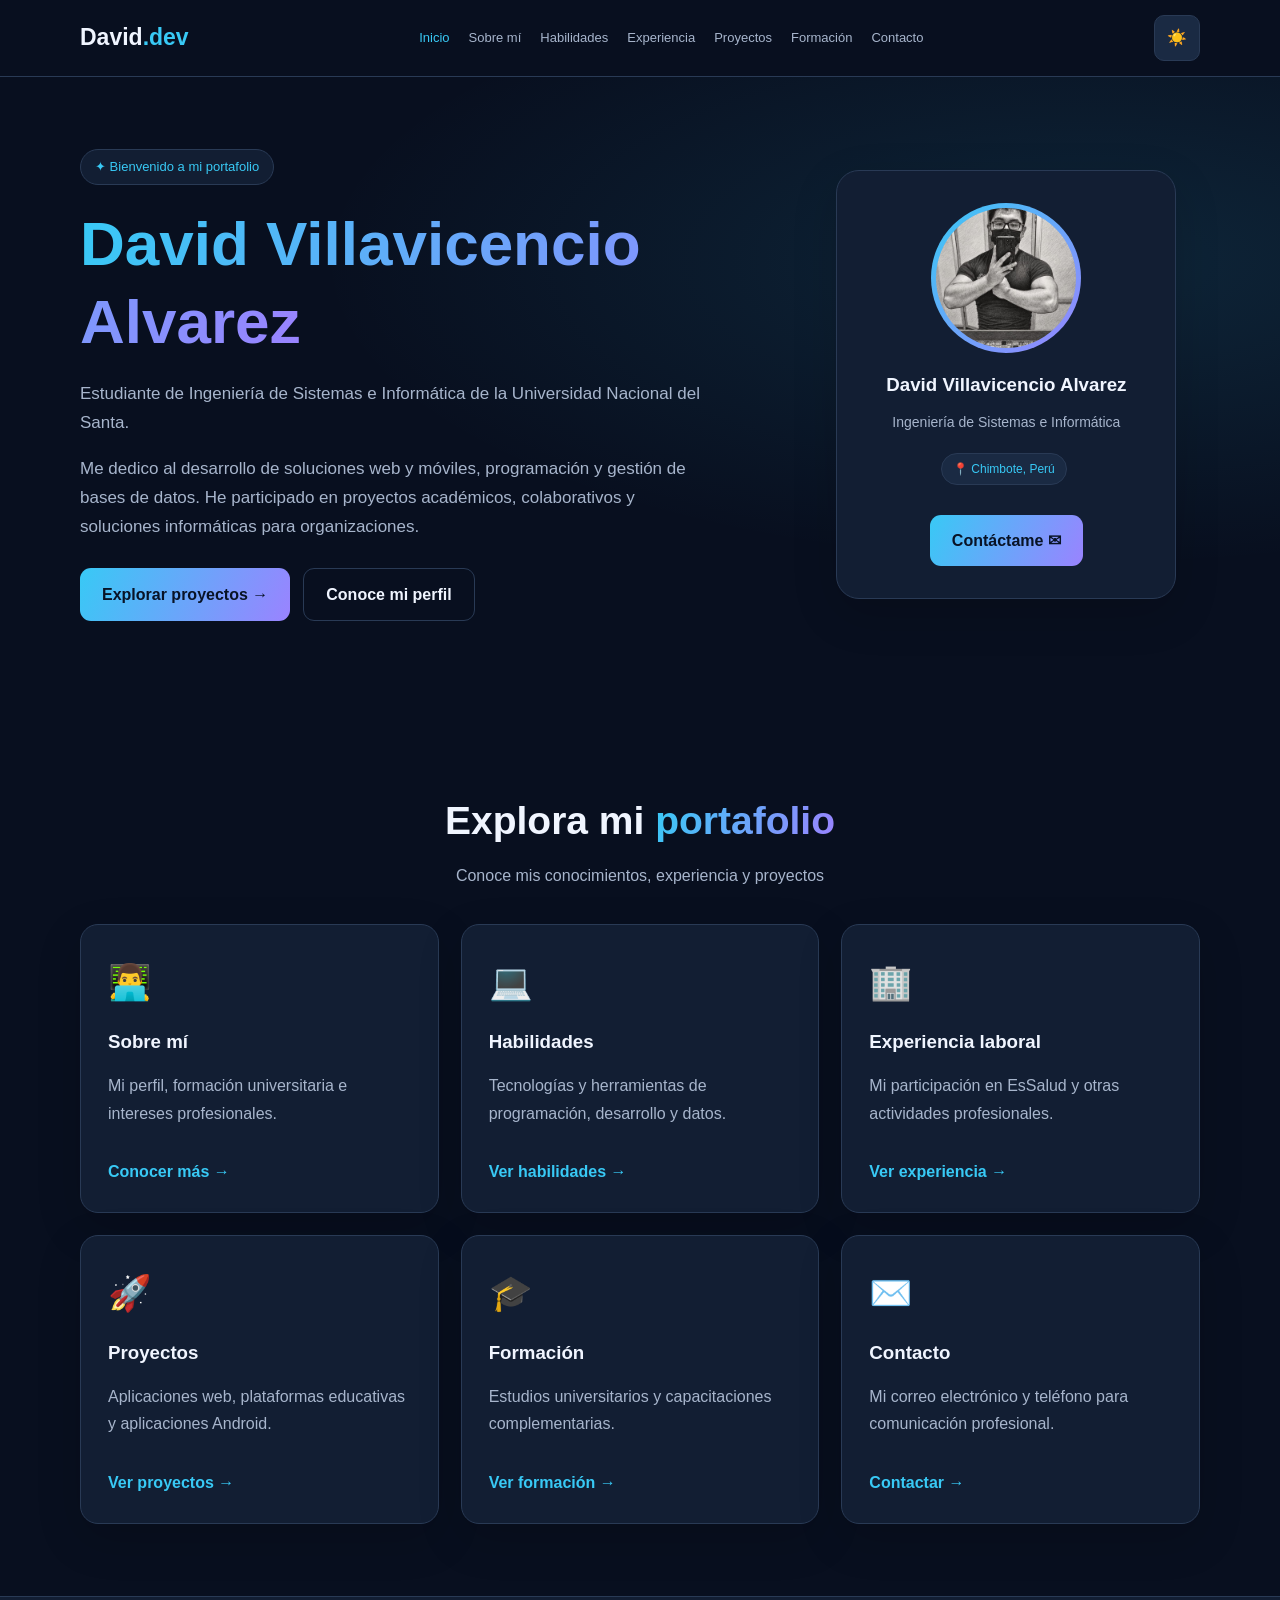
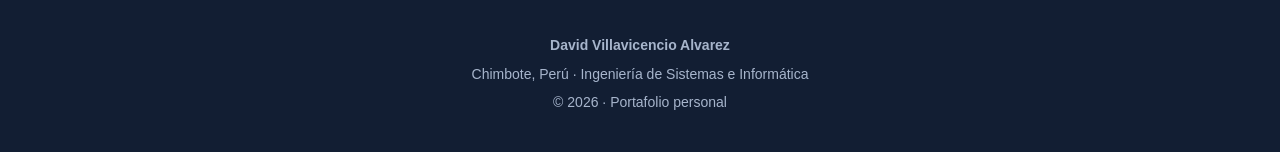
<file: index.html>
<!DOCTYPE html>
<html lang="es">
<head>
<meta charset="UTF-8">
<meta name="viewport" content="width=device-width, initial-scale=1.0">
<meta name="description" content="Portafolio de David Villavicencio Alvarez, desarrollo web, móvil y sistemas informáticos.">
<title>Inicio | David Villavicencio</title>
<link rel="stylesheet" href="estilos.css">
</head>
<body>

<header class="navbar">
  <nav class="container nav-content">
    <a href="index.html" class="logo">David<span>.dev</span></a>
    <div class="nav-links" id="navLinks">
      <a href="index.html">Inicio</a>
      <a href="sobre-mi.html">Sobre mí</a>
      <a href="habilidades.html">Habilidades</a>
      <a href="experiencia.html">Experiencia</a>
      <a href="proyectos.html">Proyectos</a>
      <a href="formacion.html">Formación</a>
      <a href="contacto.html">Contacto</a>
    </div>
    <div class="nav-actions">
      <button class="icon-btn" id="themeBtn" aria-label="Cambiar tema">☀️</button>
      <button class="icon-btn menu-btn" id="menuBtn" aria-label="Abrir menú" aria-expanded="false">☰</button>
    </div>
  </nav>
</header>

<main>
  <section class="hero">
    <div class="container hero-grid">
      <div>
        <span class="eyebrow">✦ Bienvenido a mi portafolio</span>
        <h1> <span class="gradient">David Villavicencio Alvarez</span></h1>
        <p>
          Estudiante de Ingeniería de Sistemas e Informática
          de la Universidad Nacional del Santa.
        </p>
        <p>
          Me dedico al desarrollo de soluciones web y móviles,
          programación y gestión de bases de datos.
          He participado en proyectos académicos,
          colaborativos y soluciones informáticas
          para organizaciones.
        </p>
        <div class="button-row">
          <a href="proyectos.html" class="btn">Explorar proyectos →</a>
          <a href="sobre-mi.html" class="btn btn-outline">Conoce mi perfil</a>
        </div>
      </div>

      <div class="profile-card">
        <div class="avatar">
          <img src="foto.jpeg" alt="Fotografía de David Villavicencio">
        </div>
        <h3>David Villavicencio Alvarez</h3>
        <p>Ingeniería de Sistemas e Informática</p>
        <span class="tag">📍 Chimbote, Perú</span>
        <div class="button-row" style="justify-content:center">
          <a href="contacto.html" class="btn">Contáctame ✉</a>
        </div>
      </div>
    </div>
  </section>

  <section>
    <div class="container">
      <div class="section-heading">
        <h2>Explora mi <span class="gradient">portafolio</span></h2>
        <p>Conoce mis conocimientos, experiencia y proyectos</p>
      </div>

      <div class="grid">
        <article class="card reveal">
          <div class="feature-icon">👨‍💻</div>
          <h3>Sobre mí</h3>
          <p>Mi perfil, formación universitaria e intereses profesionales.</p>
          <a class="project-link" href="sobre-mi.html">Conocer más →</a>
        </article>

        <article class="card reveal">
          <div class="feature-icon">💻</div>
          <h3>Habilidades</h3>
          <p>Tecnologías y herramientas de programación, desarrollo y datos.</p>
          <a class="project-link" href="habilidades.html">Ver habilidades →</a>
        </article>

        <article class="card reveal">
          <div class="feature-icon">🏢</div>
          <h3>Experiencia laboral</h3>
          <p>Mi participación en EsSalud y otras actividades profesionales.</p>
          <a class="project-link" href="experiencia.html">Ver experiencia →</a>
        </article>

        <article class="card reveal">
          <div class="feature-icon">🚀</div>
          <h3>Proyectos</h3>
          <p>Aplicaciones web, plataformas educativas y aplicaciones Android.</p>
          <a class="project-link" href="proyectos.html">Ver proyectos →</a>
        </article>

        <article class="card reveal">
          <div class="feature-icon">🎓</div>
          <h3>Formación</h3>
          <p>Estudios universitarios y capacitaciones complementarias.</p>
          <a class="project-link" href="formacion.html">Ver formación →</a>
        </article>

        <article class="card reveal">
          <div class="feature-icon">✉️</div>
          <h3>Contacto</h3>
          <p>Mi correo electrónico y teléfono para comunicación profesional.</p>
          <a class="project-link" href="contacto.html">Contactar →</a>
        </article>
      </div>
    </div>
  </section>
</main>

<footer>
  <p><strong>David Villavicencio Alvarez</strong></p>
  <p>Chimbote, Perú · Ingeniería de Sistemas e Informática</p>
  <p>© <span id="year"></span> · Portafolio personal</p>
</footer>

<script src="script.js"></script>
</body>
</html>
</file>
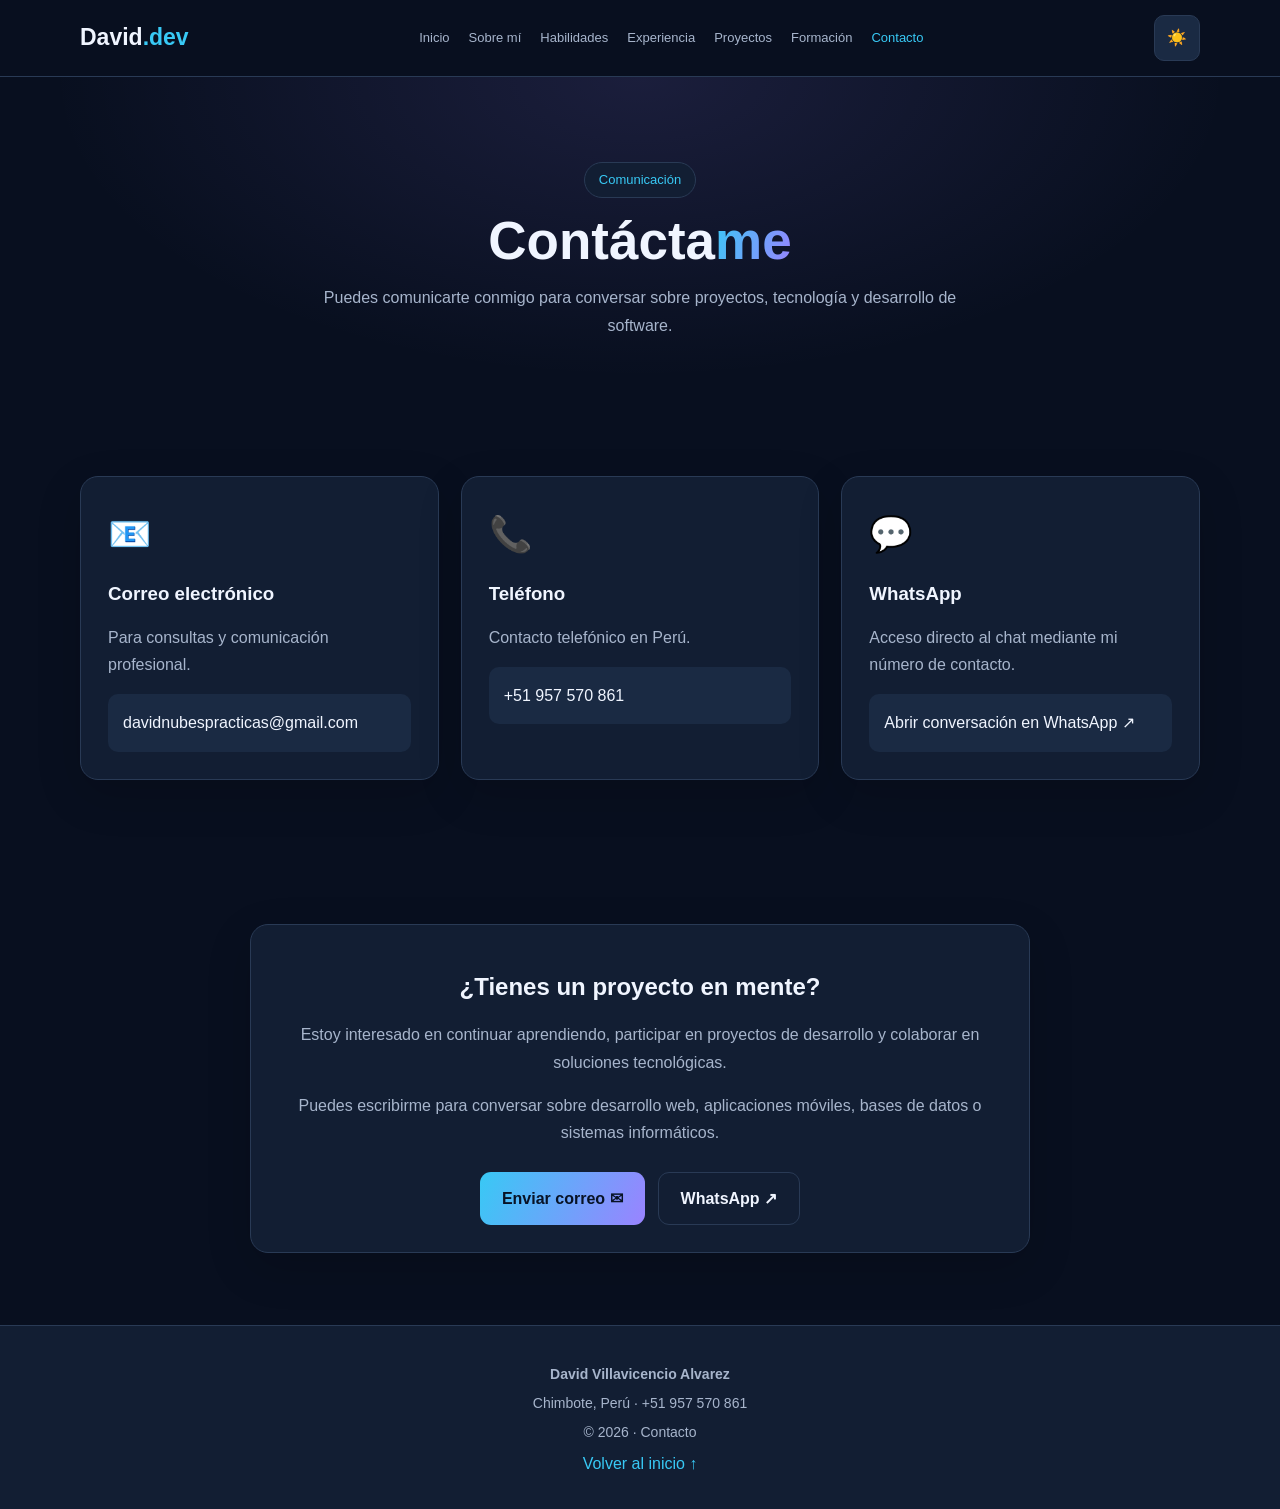
<file: contacto.html>
<!DOCTYPE html>
<html lang="es">
<head>
<meta charset="UTF-8">
<meta name="viewport" content="width=device-width, initial-scale=1.0">
<title>Contacto | David Villavicencio</title>
<link rel="stylesheet" href="estilos.css">
</head>
<body>

<header class="navbar">
  <nav class="container nav-content">
    <a href="index.html" class="logo">David<span>.dev</span></a>
    <div class="nav-links" id="navLinks">
      <a href="index.html">Inicio</a>
      <a href="sobre-mi.html">Sobre mí</a>
      <a href="habilidades.html">Habilidades</a>
      <a href="experiencia.html">Experiencia</a>
      <a href="proyectos.html">Proyectos</a>
      <a href="formacion.html">Formación</a>
      <a href="contacto.html">Contacto</a>
    </div>
    <div class="nav-actions">
      <button class="icon-btn" id="themeBtn" aria-label="Cambiar tema">☀️</button>
      <button class="icon-btn menu-btn" id="menuBtn" aria-label="Abrir menú" aria-expanded="false">☰</button>
    </div>
  </nav>
</header>

<main>
  <div class="page-banner">
    <div class="container">
      <span class="eyebrow">Comunicación</span>
      <h1>Contácta<span class="gradient">me</span></h1>
      <p>Puedes comunicarte conmigo para conversar sobre proyectos, tecnología y desarrollo de software.</p>
    </div>
  </div>

  <section>
    <div class="container">
      <div class="grid">

        <article class="card reveal">
          <div class="feature-icon">📧</div>
          <h3>Correo electrónico</h3>
          <p>Para consultas y comunicación profesional.</p>
          <a class="contact-link"
             href="mailto:davidnubespracticas@gmail.com">
            davidnubespracticas@gmail.com
          </a>
        </article>

        <article class="card reveal">
          <div class="feature-icon">📞</div>
          <h3>Teléfono</h3>
          <p>Contacto telefónico en Perú.</p>
          <a class="contact-link" href="tel:+51957570861">
            +51 957 570 861
          </a>
        </article>

        <article class="card reveal">
          <div class="feature-icon">💬</div>
          <h3>WhatsApp</h3>
          <p>Acceso directo al chat mediante mi número de contacto.</p>
          <a class="contact-link"
             href="https://wa.me/51957570861"
             target="_blank"
             rel="noopener noreferrer">
            Abrir conversación en WhatsApp ↗
          </a>
        </article>

      </div>
    </div>
  </section>

  <section>
    <div class="container">
      <div class="card" style="max-width:780px;margin:auto;text-align:center">
        <h2>¿Tienes un proyecto en mente?</h2>
        <p>
          Estoy interesado en continuar aprendiendo,
          participar en proyectos de desarrollo
          y colaborar en soluciones tecnológicas.
        </p>
        <p>
          Puedes escribirme para conversar
          sobre desarrollo web, aplicaciones móviles,
          bases de datos o sistemas informáticos.
        </p>

        <div class="button-row" style="justify-content:center">
          <a class="btn"
             href="mailto:davidnubespracticas@gmail.com?subject=Consulta%20desde%20tu%20portafolio">
            Enviar correo ✉
          </a>

          <a class="btn btn-outline"
             href="https://wa.me/51957570861"
             target="_blank"
             rel="noopener noreferrer">
            WhatsApp ↗
          </a>
        </div>
      </div>
    </div>
  </section>
</main>

<footer>
  <p><strong>David Villavicencio Alvarez</strong></p>
  <p>Chimbote, Perú · +51 957 570 861</p>
  <p>© <span id="year"></span> · Contacto</p>
  <a href="index.html">Volver al inicio ↑</a>
</footer>

<script src="script.js"></script>
</body>
</html>
</file>
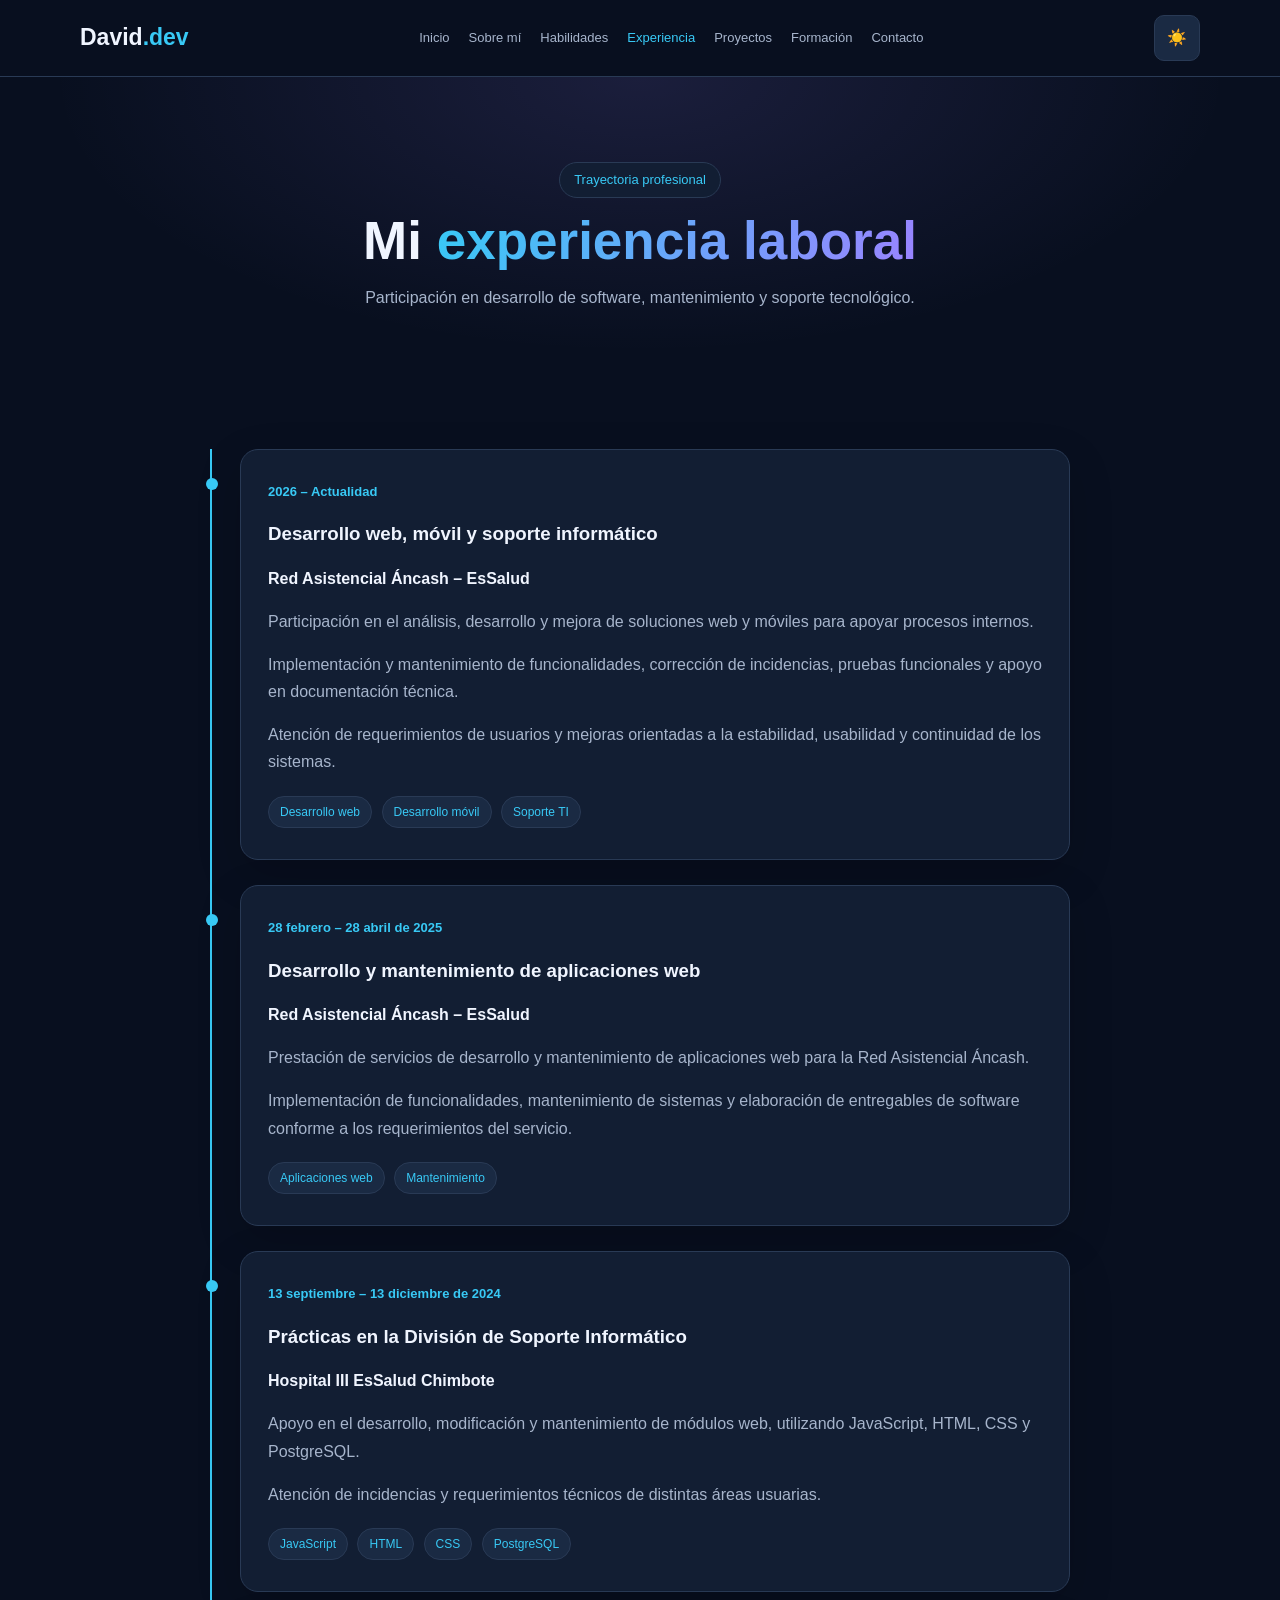
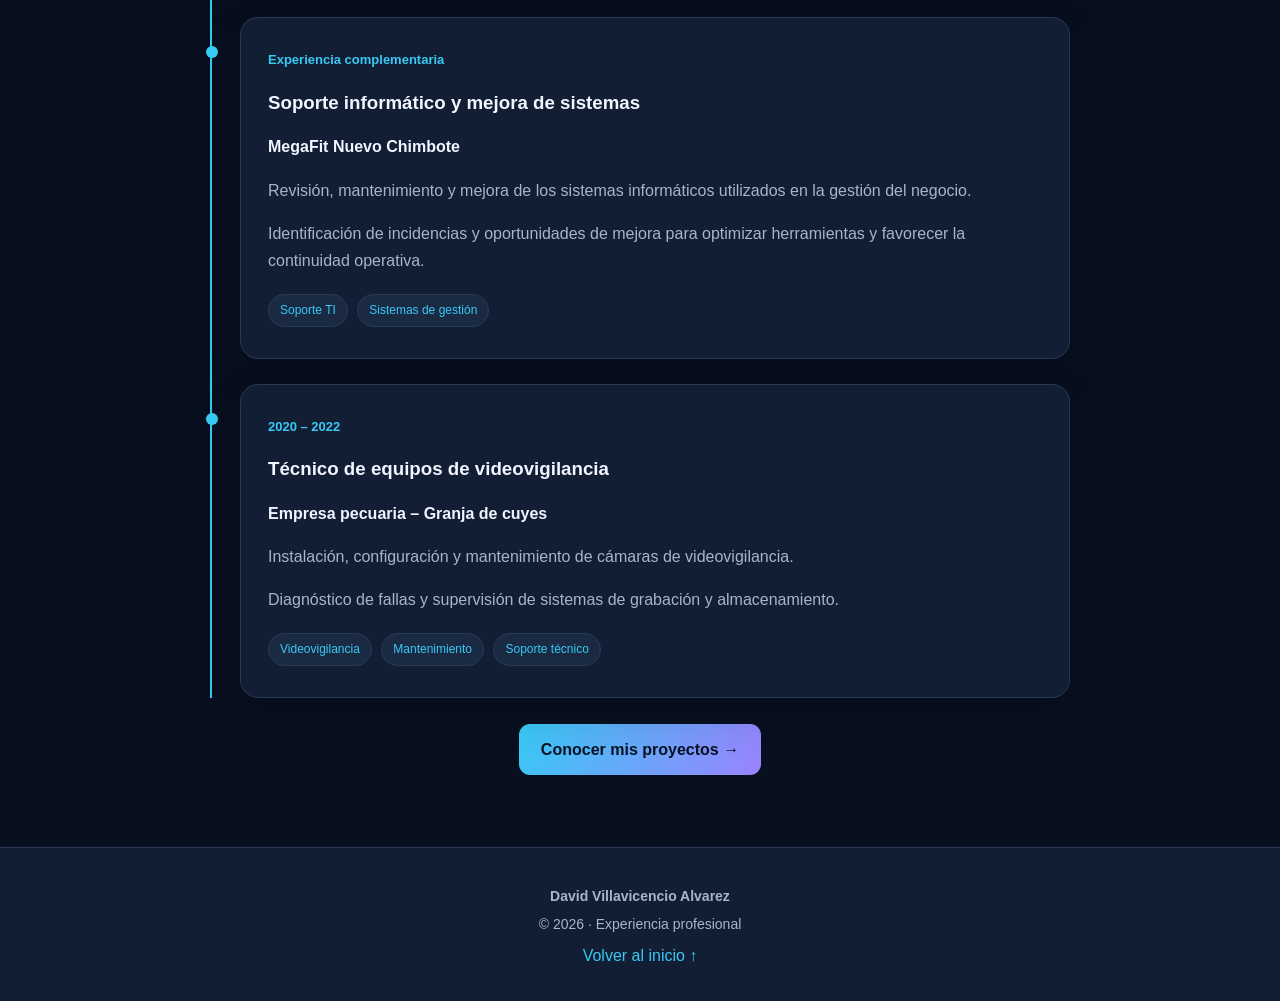
<file: experiencia.html>
<!DOCTYPE html>
<html lang="es">
<head>
<meta charset="UTF-8">
<meta name="viewport" content="width=device-width, initial-scale=1.0">
<title>Experiencia | David Villavicencio</title>
<link rel="stylesheet" href="estilos.css">
</head>
<body>

<header class="navbar">
  <nav class="container nav-content">
    <a href="index.html" class="logo">David<span>.dev</span></a>
    <div class="nav-links" id="navLinks">
      <a href="index.html">Inicio</a>
      <a href="sobre-mi.html">Sobre mí</a>
      <a href="habilidades.html">Habilidades</a>
      <a href="experiencia.html">Experiencia</a>
      <a href="proyectos.html">Proyectos</a>
      <a href="formacion.html">Formación</a>
      <a href="contacto.html">Contacto</a>
    </div>
    <div class="nav-actions">
      <button class="icon-btn" id="themeBtn" aria-label="Cambiar tema">☀️</button>
      <button class="icon-btn menu-btn" id="menuBtn" aria-label="Abrir menú" aria-expanded="false">☰</button>
    </div>
  </nav>
</header>

<main>
  <div class="page-banner">
    <div class="container">
      <span class="eyebrow">Trayectoria profesional</span>
      <h1>Mi <span class="gradient">experiencia laboral</span></h1>
      <p>Participación en desarrollo de software, mantenimiento y soporte tecnológico.</p>
    </div>
  </div>

  <section>
    <div class="container">
      <div class="timeline">

        <article class="card timeline-item reveal">
          <span class="date">2026 – Actualidad</span>
          <h3>Desarrollo web, móvil y soporte informático</h3>
          <strong>Red Asistencial Áncash – EsSalud</strong>
          <p>
            Participación en el análisis, desarrollo
            y mejora de soluciones web y móviles
            para apoyar procesos internos.
          </p>
          <p>
            Implementación y mantenimiento de funcionalidades,
            corrección de incidencias, pruebas funcionales
            y apoyo en documentación técnica.
          </p>
          <p>
            Atención de requerimientos de usuarios
            y mejoras orientadas a la estabilidad,
            usabilidad y continuidad de los sistemas.
          </p>
          <span class="tag">Desarrollo web</span>
          <span class="tag">Desarrollo móvil</span>
          <span class="tag">Soporte TI</span>
        </article>

        <article class="card timeline-item reveal">
          <span class="date">28 febrero – 28 abril de 2025</span>
          <h3>Desarrollo y mantenimiento de aplicaciones web</h3>
          <strong>Red Asistencial Áncash – EsSalud</strong>
          <p>
            Prestación de servicios de desarrollo
            y mantenimiento de aplicaciones web
            para la Red Asistencial Áncash.
          </p>
          <p>
            Implementación de funcionalidades,
            mantenimiento de sistemas y elaboración
            de entregables de software conforme
            a los requerimientos del servicio.
          </p>
          <span class="tag">Aplicaciones web</span>
          <span class="tag">Mantenimiento</span>
        </article>

        <article class="card timeline-item reveal">
          <span class="date">13 septiembre – 13 diciembre de 2024</span>
          <h3>Prácticas en la División de Soporte Informático</h3>
          <strong>Hospital III EsSalud Chimbote</strong>
          <p>
            Apoyo en el desarrollo, modificación
            y mantenimiento de módulos web,
            utilizando JavaScript, HTML, CSS
            y PostgreSQL.
          </p>
          <p>
            Atención de incidencias y requerimientos
            técnicos de distintas áreas usuarias.
          </p>
          <span class="tag">JavaScript</span>
          <span class="tag">HTML</span>
          <span class="tag">CSS</span>
          <span class="tag">PostgreSQL</span>
        </article>

        <article class="card timeline-item reveal">
          <span class="date">Experiencia complementaria</span>
          <h3>Soporte informático y mejora de sistemas</h3>
          <strong>MegaFit Nuevo Chimbote</strong>
          <p>
            Revisión, mantenimiento y mejora
            de los sistemas informáticos utilizados
            en la gestión del negocio.
          </p>
          <p>
            Identificación de incidencias
            y oportunidades de mejora
            para optimizar herramientas
            y favorecer la continuidad operativa.
          </p>
          <span class="tag">Soporte TI</span>
          <span class="tag">Sistemas de gestión</span>
        </article>

        <article class="card timeline-item reveal">
          <span class="date">2020 – 2022</span>
          <h3>Técnico de equipos de videovigilancia</h3>
          <strong>Empresa pecuaria – Granja de cuyes</strong>
          <p>
            Instalación, configuración
            y mantenimiento de cámaras
            de videovigilancia.
          </p>
          <p>
            Diagnóstico de fallas
            y supervisión de sistemas
            de grabación y almacenamiento.
          </p>
          <span class="tag">Videovigilancia</span>
          <span class="tag">Mantenimiento</span>
          <span class="tag">Soporte técnico</span>
        </article>

      </div>

      <div class="button-row" style="justify-content:center">
        <a href="proyectos.html" class="btn">Conocer mis proyectos →</a>
      </div>
    </div>
  </section>
</main>

<footer>
  <p><strong>David Villavicencio Alvarez</strong></p>
  <p>© <span id="year"></span> · Experiencia profesional</p>
  <a href="index.html">Volver al inicio ↑</a>
</footer>

<script src="script.js"></script>
</body>
</html>
</file>
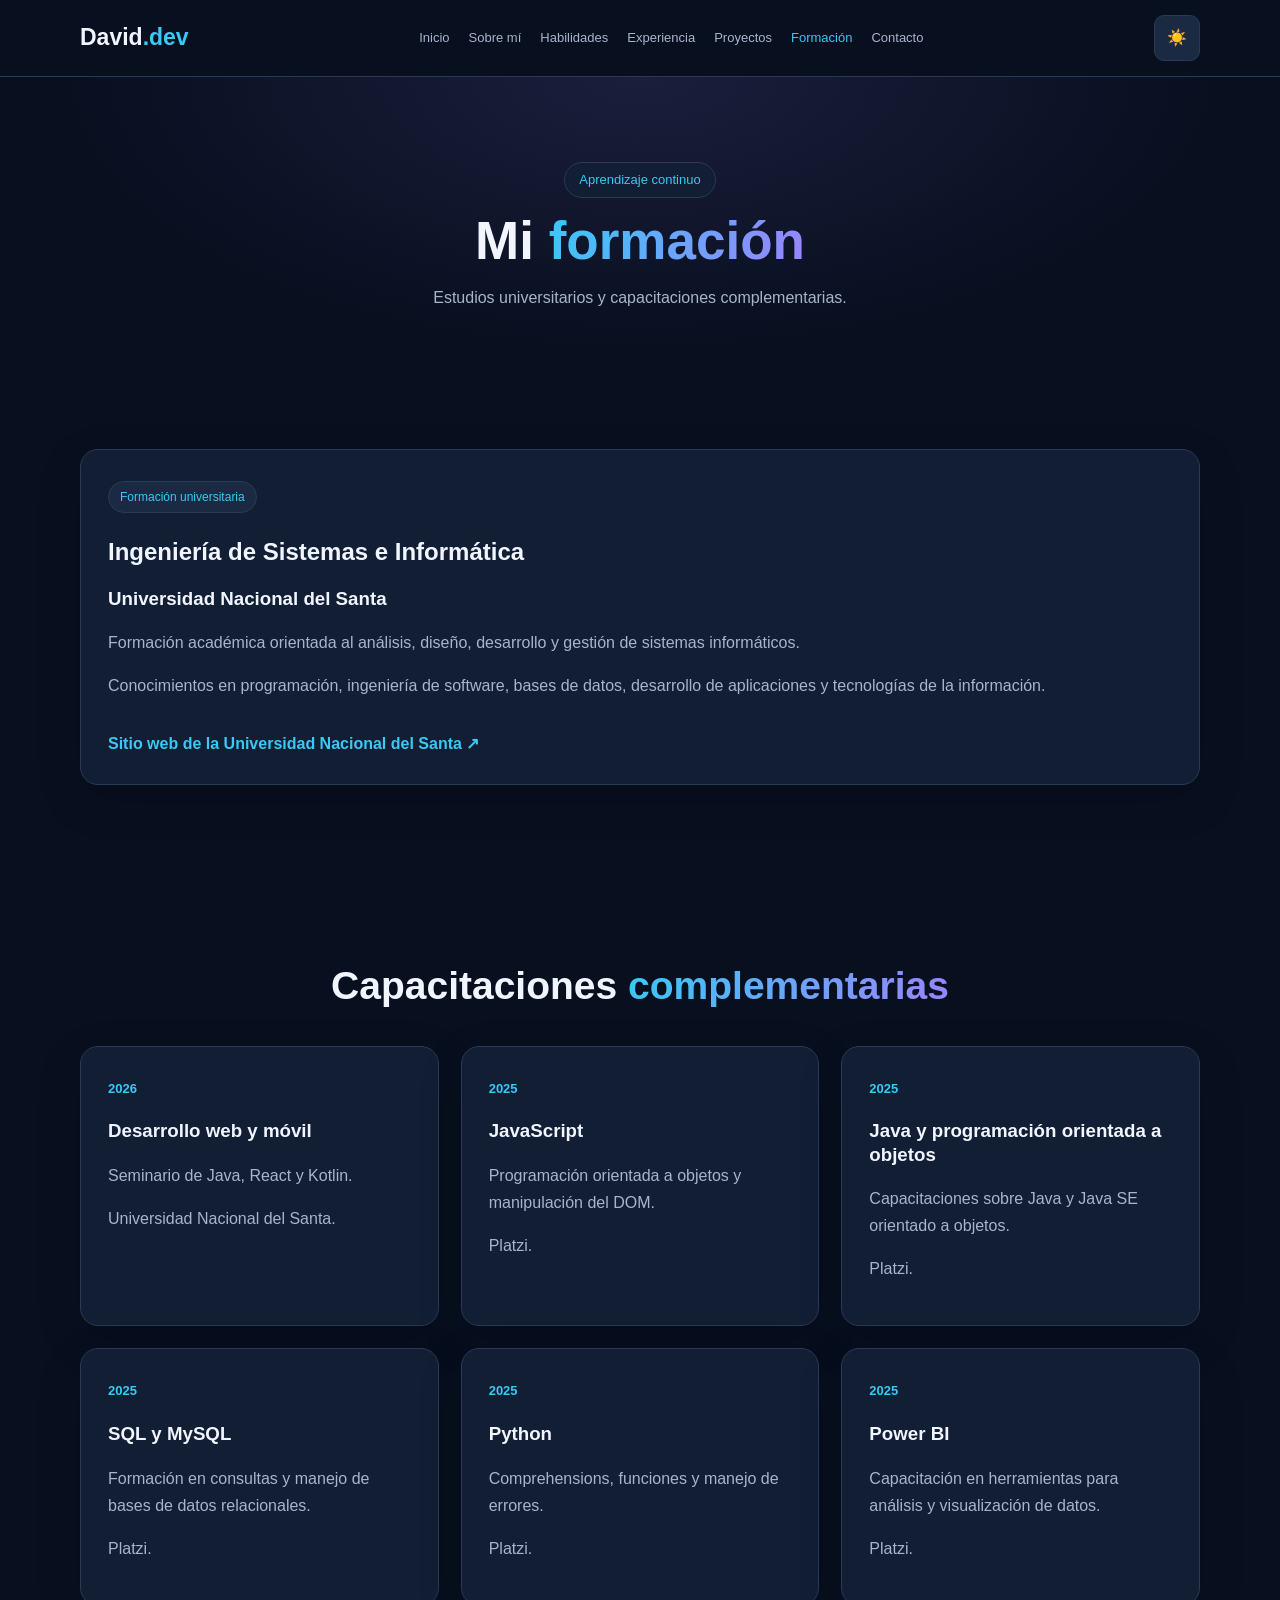
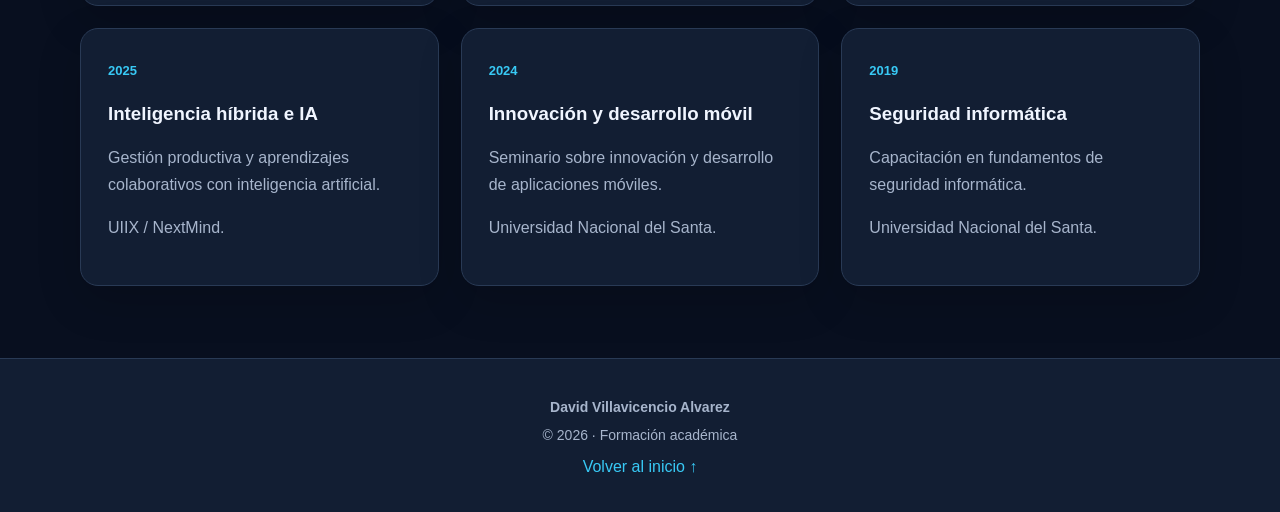
<file: formacion.html>
<!DOCTYPE html>
<html lang="es">
<head>
<meta charset="UTF-8">
<meta name="viewport" content="width=device-width, initial-scale=1.0">
<title>Formación | David Villavicencio</title>
<link rel="stylesheet" href="estilos.css">
</head>
<body>

<header class="navbar">
  <nav class="container nav-content">
    <a href="index.html" class="logo">David<span>.dev</span></a>
    <div class="nav-links" id="navLinks">
      <a href="index.html">Inicio</a>
      <a href="sobre-mi.html">Sobre mí</a>
      <a href="habilidades.html">Habilidades</a>
      <a href="experiencia.html">Experiencia</a>
      <a href="proyectos.html">Proyectos</a>
      <a href="formacion.html">Formación</a>
      <a href="contacto.html">Contacto</a>
    </div>
    <div class="nav-actions">
      <button class="icon-btn" id="themeBtn" aria-label="Cambiar tema">☀️</button>
      <button class="icon-btn menu-btn" id="menuBtn" aria-label="Abrir menú" aria-expanded="false">☰</button>
    </div>
  </nav>
</header>

<main>
  <div class="page-banner">
    <div class="container">
      <span class="eyebrow">Aprendizaje continuo</span>
      <h1>Mi <span class="gradient">formación</span></h1>
      <p>Estudios universitarios y capacitaciones complementarias.</p>
    </div>
  </div>

  <section>
    <div class="container">
      <article class="card reveal">
        <span class="tag">Formación universitaria</span>
        <h2>Ingeniería de Sistemas e Informática</h2>
        <h3>Universidad Nacional del Santa</h3>
        <p>
          Formación académica orientada
          al análisis, diseño, desarrollo
          y gestión de sistemas informáticos.
        </p>
        <p>
          Conocimientos en programación,
          ingeniería de software, bases de datos,
          desarrollo de aplicaciones y tecnologías
          de la información.
        </p>
        <a class="project-link"
           href="https://www.uns.edu.pe/"
           target="_blank"
           rel="noopener noreferrer">
          Sitio web de la Universidad Nacional del Santa ↗
        </a>
      </article>
    </div>
  </section>

  <section>
    <div class="container">
      <div class="section-heading">
        <h2>Capacitaciones <span class="gradient">complementarias</span></h2>
      </div>

      <div class="grid">

        <article class="card reveal">
          <span class="date">2026</span>
          <h3>Desarrollo web y móvil</h3>
          <p>Seminario de Java, React y Kotlin.</p>
          <p>Universidad Nacional del Santa.</p>
        </article>

        <article class="card reveal">
          <span class="date">2025</span>
          <h3>JavaScript</h3>
          <p>Programación orientada a objetos y manipulación del DOM.</p>
          <p>Platzi.</p>
        </article>

        <article class="card reveal">
          <span class="date">2025</span>
          <h3>Java y programación orientada a objetos</h3>
          <p>Capacitaciones sobre Java y Java SE orientado a objetos.</p>
          <p>Platzi.</p>
        </article>

        <article class="card reveal">
          <span class="date">2025</span>
          <h3>SQL y MySQL</h3>
          <p>Formación en consultas y manejo de bases de datos relacionales.</p>
          <p>Platzi.</p>
        </article>

        <article class="card reveal">
          <span class="date">2025</span>
          <h3>Python</h3>
          <p>Comprehensions, funciones y manejo de errores.</p>
          <p>Platzi.</p>
        </article>

        <article class="card reveal">
          <span class="date">2025</span>
          <h3>Power BI</h3>
          <p>Capacitación en herramientas para análisis y visualización de datos.</p>
          <p>Platzi.</p>
        </article>

        <article class="card reveal">
          <span class="date">2025</span>
          <h3>Inteligencia híbrida e IA</h3>
          <p>Gestión productiva y aprendizajes colaborativos con inteligencia artificial.</p>
          <p>UIIX / NextMind.</p>
        </article>

        <article class="card reveal">
          <span class="date">2024</span>
          <h3>Innovación y desarrollo móvil</h3>
          <p>Seminario sobre innovación y desarrollo de aplicaciones móviles.</p>
          <p>Universidad Nacional del Santa.</p>
        </article>

        <article class="card reveal">
          <span class="date">2019</span>
          <h3>Seguridad informática</h3>
          <p>Capacitación en fundamentos de seguridad informática.</p>
          <p>Universidad Nacional del Santa.</p>
        </article>

      </div>
    </div>
  </section>
</main>

<footer>
  <p><strong>David Villavicencio Alvarez</strong></p>
  <p>© <span id="year"></span> · Formación académica</p>
  <a href="index.html">Volver al inicio ↑</a>
</footer>

<script src="script.js"></script>
</body>
</html>
</file>
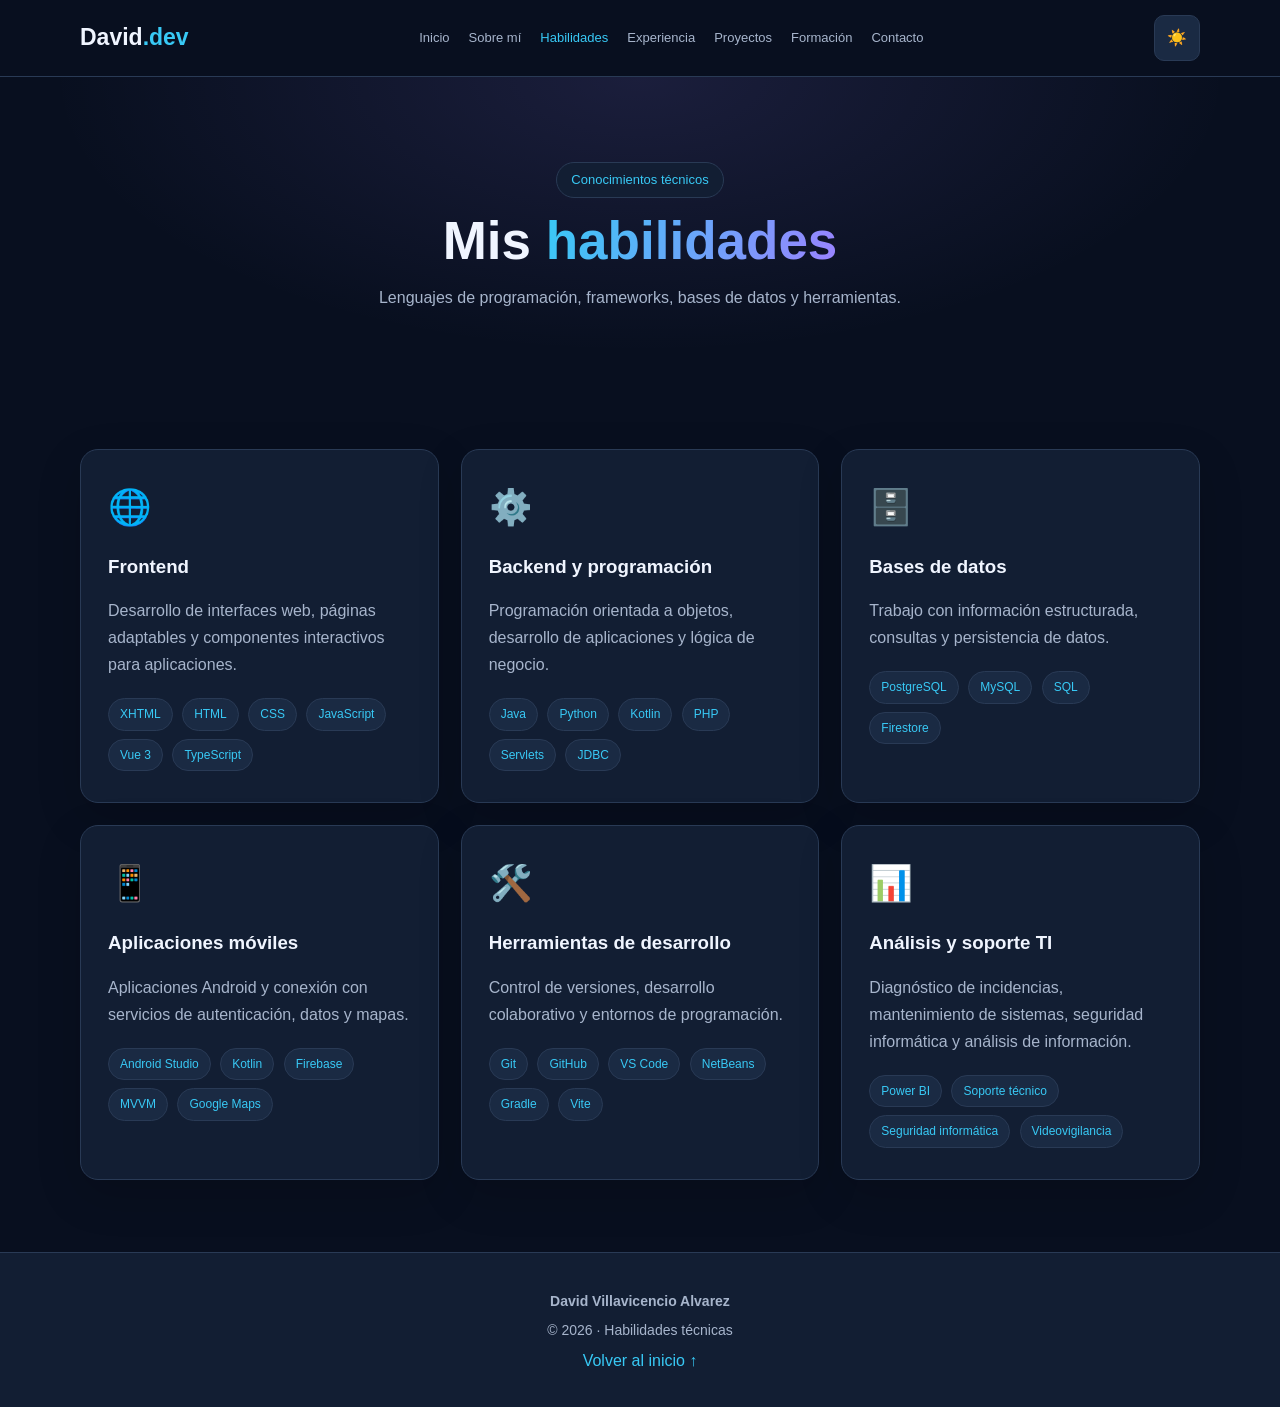
<file: habilidades.html>
<!DOCTYPE html>
<html lang="es">
<head>
<meta charset="UTF-8">
<meta name="viewport" content="width=device-width, initial-scale=1.0">
<title>Habilidades | David Villavicencio</title>
<link rel="stylesheet" href="estilos.css">
</head>
<body>

<header class="navbar">
  <nav class="container nav-content">
    <a href="index.html" class="logo">David<span>.dev</span></a>
    <div class="nav-links" id="navLinks">
      <a href="index.html">Inicio</a>
      <a href="sobre-mi.html">Sobre mí</a>
      <a href="habilidades.html">Habilidades</a>
      <a href="experiencia.html">Experiencia</a>
      <a href="proyectos.html">Proyectos</a>
      <a href="formacion.html">Formación</a>
      <a href="contacto.html">Contacto</a>
    </div>
    <div class="nav-actions">
      <button class="icon-btn" id="themeBtn" aria-label="Cambiar tema">☀️</button>
      <button class="icon-btn menu-btn" id="menuBtn" aria-label="Abrir menú" aria-expanded="false">☰</button>
    </div>
  </nav>
</header>

<main>
  <div class="page-banner">
    <div class="container">
      <span class="eyebrow">Conocimientos técnicos</span>
      <h1>Mis <span class="gradient">habilidades</span></h1>
      <p>Lenguajes de programación, frameworks, bases de datos y herramientas.</p>
    </div>
  </div>

  <section>
    <div class="container grid">

      <article class="card reveal">
        <div class="feature-icon">🌐</div>
        <h3>Frontend</h3>
        <p>
          Desarrollo de interfaces web,
          páginas adaptables y componentes
          interactivos para aplicaciones.
        </p>
        <span class="tag">XHTML</span>
        <span class="tag">HTML</span>
        <span class="tag">CSS</span>
        <span class="tag">JavaScript</span>
        <span class="tag">Vue 3</span>
        <span class="tag">TypeScript</span>
      </article>

      <article class="card reveal">
        <div class="feature-icon">⚙️</div>
        <h3>Backend y programación</h3>
        <p>
          Programación orientada a objetos,
          desarrollo de aplicaciones
          y lógica de negocio.
        </p>
        <span class="tag">Java</span>
        <span class="tag">Python</span>
        <span class="tag">Kotlin</span>
        <span class="tag">PHP</span>
        <span class="tag">Servlets</span>
        <span class="tag">JDBC</span>
      </article>

      <article class="card reveal">
        <div class="feature-icon">🗄️</div>
        <h3>Bases de datos</h3>
        <p>
          Trabajo con información estructurada,
          consultas y persistencia de datos.
        </p>
        <span class="tag">PostgreSQL</span>
        <span class="tag">MySQL</span>
        <span class="tag">SQL</span>
        <span class="tag">Firestore</span>
      </article>

      <article class="card reveal">
        <div class="feature-icon">📱</div>
        <h3>Aplicaciones móviles</h3>
        <p>
          Aplicaciones Android
          y conexión con servicios
          de autenticación, datos y mapas.
        </p>
        <span class="tag">Android Studio</span>
        <span class="tag">Kotlin</span>
        <span class="tag">Firebase</span>
        <span class="tag">MVVM</span>
        <span class="tag">Google Maps</span>
      </article>

      <article class="card reveal">
        <div class="feature-icon">🛠️</div>
        <h3>Herramientas de desarrollo</h3>
        <p>
          Control de versiones,
          desarrollo colaborativo
          y entornos de programación.
        </p>
        <span class="tag">Git</span>
        <span class="tag">GitHub</span>
        <span class="tag">VS Code</span>
        <span class="tag">NetBeans</span>
        <span class="tag">Gradle</span>
        <span class="tag">Vite</span>
      </article>

      <article class="card reveal">
        <div class="feature-icon">📊</div>
        <h3>Análisis y soporte TI</h3>
        <p>
          Diagnóstico de incidencias,
          mantenimiento de sistemas,
          seguridad informática
          y análisis de información.
        </p>
        <span class="tag">Power BI</span>
        <span class="tag">Soporte técnico</span>
        <span class="tag">Seguridad informática</span>
        <span class="tag">Videovigilancia</span>
      </article>

    </div>
  </section>
</main>

<footer>
  <p><strong>David Villavicencio Alvarez</strong></p>
  <p>© <span id="year"></span> · Habilidades técnicas</p>
  <a href="index.html">Volver al inicio ↑</a>
</footer>

<script src="script.js"></script>
</body>
</html>
</file>
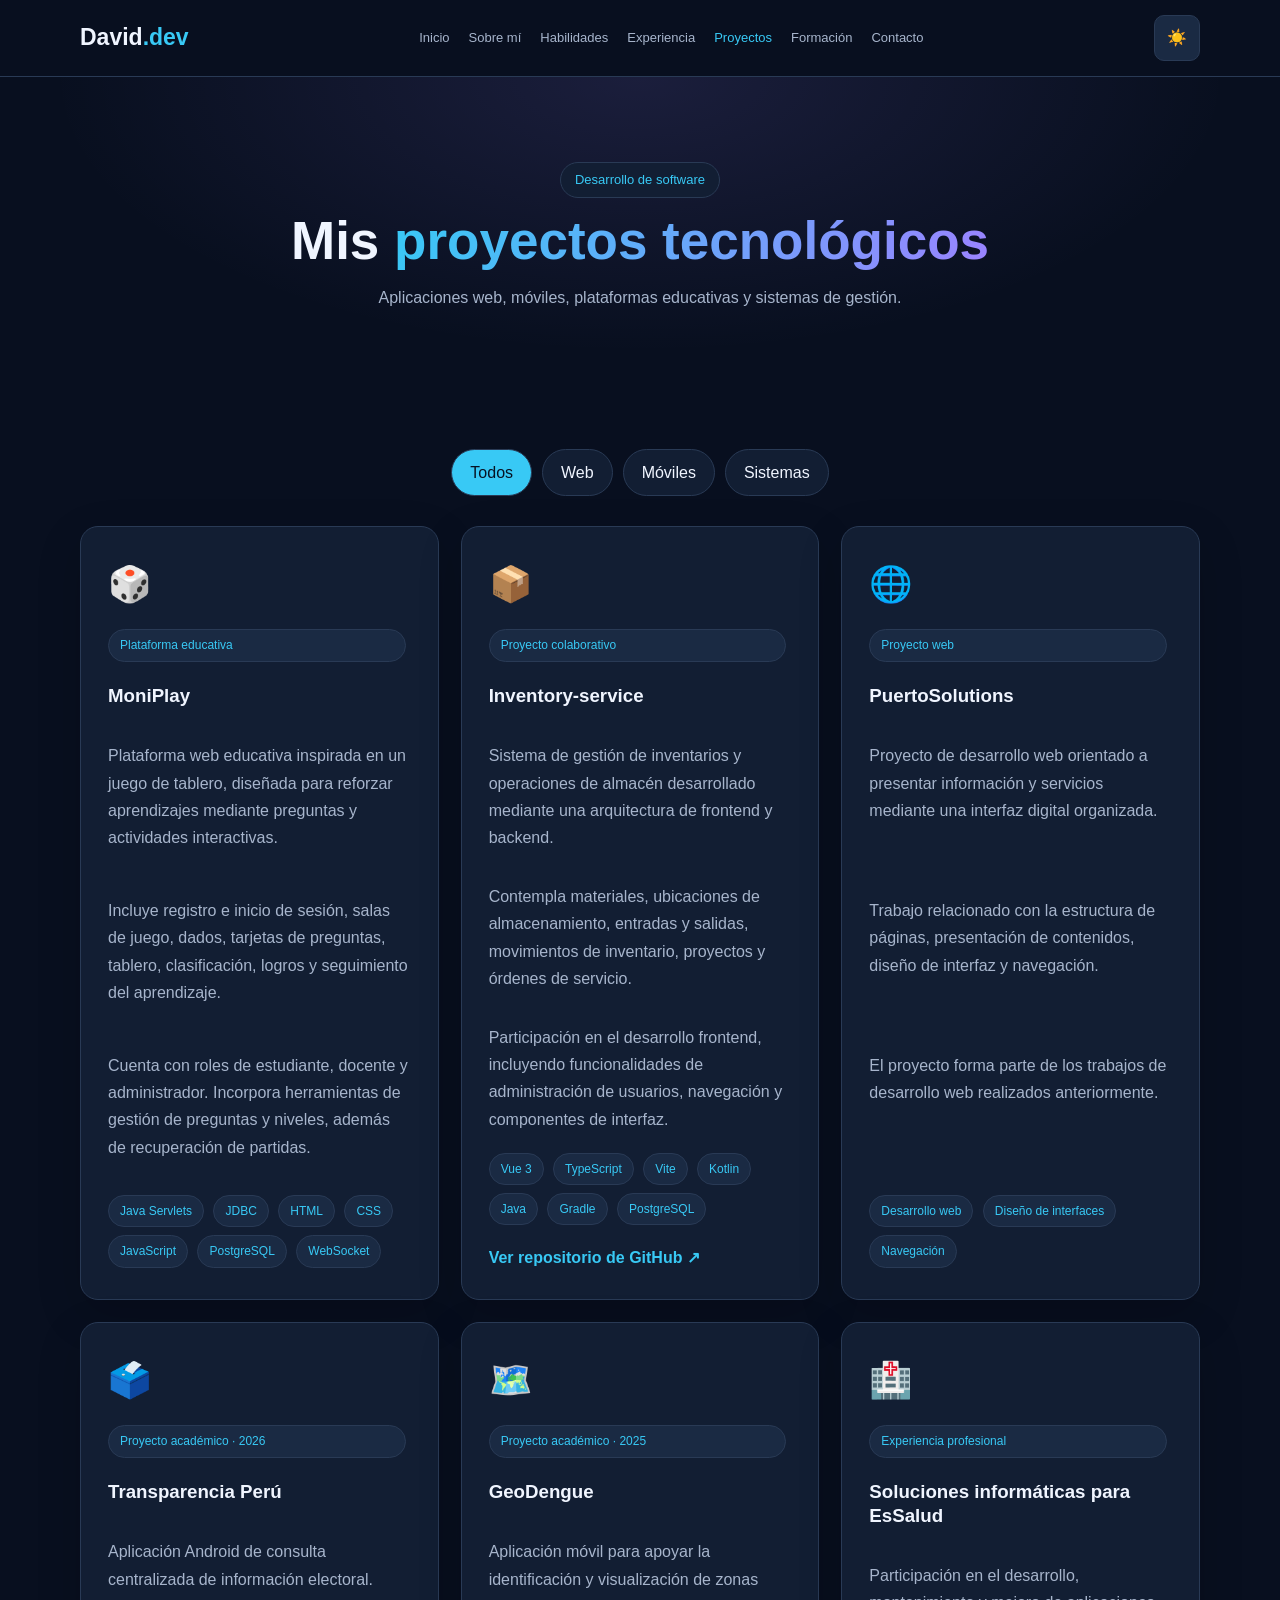
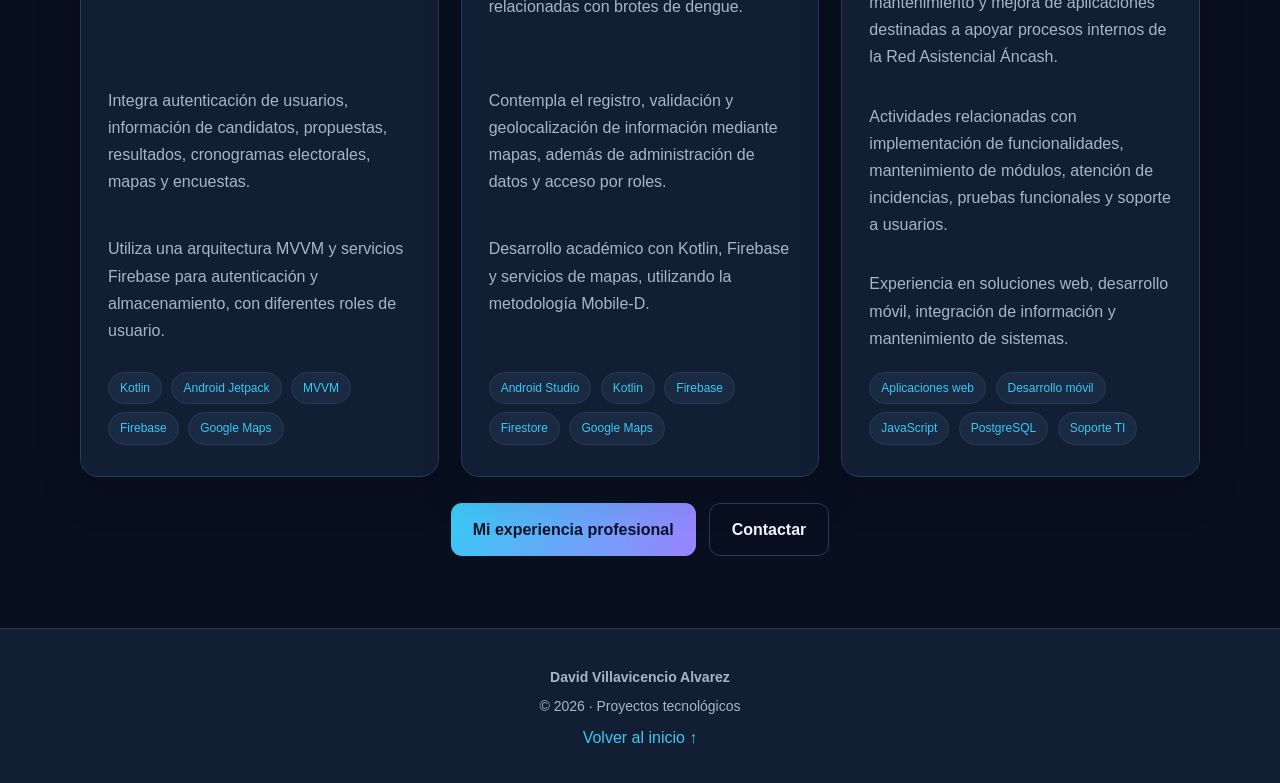
<file: proyectos.html>
<!DOCTYPE html>
<html lang="es">
<head>
<meta charset="UTF-8">
<meta name="viewport" content="width=device-width, initial-scale=1.0">
<title>Proyectos | David Villavicencio</title>
<link rel="stylesheet" href="estilos.css">
</head>
<body>

<header class="navbar">
  <nav class="container nav-content">
    <a href="index.html" class="logo">David<span>.dev</span></a>
    <div class="nav-links" id="navLinks">
      <a href="index.html">Inicio</a>
      <a href="sobre-mi.html">Sobre mí</a>
      <a href="habilidades.html">Habilidades</a>
      <a href="experiencia.html">Experiencia</a>
      <a href="proyectos.html">Proyectos</a>
      <a href="formacion.html">Formación</a>
      <a href="contacto.html">Contacto</a>
    </div>
    <div class="nav-actions">
      <button class="icon-btn" id="themeBtn" aria-label="Cambiar tema">☀️</button>
      <button class="icon-btn menu-btn" id="menuBtn" aria-label="Abrir menú" aria-expanded="false">☰</button>
    </div>
  </nav>
</header>

<main>
  <div class="page-banner">
    <div class="container">
      <span class="eyebrow">Desarrollo de software</span>
      <h1>Mis <span class="gradient">proyectos tecnológicos</span></h1>
      <p>Aplicaciones web, móviles, plataformas educativas y sistemas de gestión.</p>
    </div>
  </div>

  <section>
    <div class="container">

      <div class="filters">
        <button class="filter-btn active" data-filter="todos">Todos</button>
        <button class="filter-btn" data-filter="web">Web</button>
        <button class="filter-btn" data-filter="movil">Móviles</button>
        <button class="filter-btn" data-filter="sistemas">Sistemas</button>
      </div>

      <div class="grid">

        <article class="card project-card reveal" data-category="web">
          <div class="feature-icon">🎲</div>
          <span class="tag">Plataforma educativa</span>
          <h3>MoniPlay</h3>
          <p>
            Plataforma web educativa inspirada
            en un juego de tablero, diseñada
            para reforzar aprendizajes
            mediante preguntas y actividades interactivas.
          </p>
          <p>
            Incluye registro e inicio de sesión,
            salas de juego, dados, tarjetas
            de preguntas, tablero, clasificación,
            logros y seguimiento del aprendizaje.
          </p>
          <p>
            Cuenta con roles de estudiante,
            docente y administrador.
            Incorpora herramientas de gestión
            de preguntas y niveles,
            además de recuperación de partidas.
          </p>
          <div>
            <span class="tag">Java Servlets</span>
            <span class="tag">JDBC</span>
            <span class="tag">HTML</span>
            <span class="tag">CSS</span>
            <span class="tag">JavaScript</span>
            <span class="tag">PostgreSQL</span>
            <span class="tag">WebSocket</span>
          </div>
        </article>

        <article class="card project-card reveal" data-category="sistemas">
          <div class="feature-icon">📦</div>
          <span class="tag">Proyecto colaborativo</span>
          <h3>Inventory-service</h3>
          <p>
            Sistema de gestión de inventarios
            y operaciones de almacén
            desarrollado mediante una arquitectura
            de frontend y backend.
          </p>
          <p>
            Contempla materiales, ubicaciones
            de almacenamiento, entradas y salidas,
            movimientos de inventario,
            proyectos y órdenes de servicio.
          </p>
          <p>
            Participación en el desarrollo frontend,
            incluyendo funcionalidades
            de administración de usuarios,
            navegación y componentes de interfaz.
          </p>
          <div>
            <span class="tag">Vue 3</span>
            <span class="tag">TypeScript</span>
            <span class="tag">Vite</span>
            <span class="tag">Kotlin</span>
            <span class="tag">Java</span>
            <span class="tag">Gradle</span>
            <span class="tag">PostgreSQL</span>
          </div>
          <a class="project-link"
             href="https://github.com/RHurtado-Atlantic/Inventory-service"
             target="_blank"
             rel="noopener noreferrer">
            Ver repositorio de GitHub ↗
          </a>
        </article>

        <article class="card project-card reveal" data-category="web">
          <div class="feature-icon">🌐</div>
          <span class="tag">Proyecto web</span>
          <h3>PuertoSolutions</h3>
          <p>
            Proyecto de desarrollo web
            orientado a presentar información
            y servicios mediante
            una interfaz digital organizada.
          </p>
          <p>
            Trabajo relacionado con la estructura
            de páginas, presentación de contenidos,
            diseño de interfaz y navegación.
          </p>
          <p>
            El proyecto forma parte
            de los trabajos de desarrollo web
            realizados anteriormente.
          </p>
          <div>
            <span class="tag">Desarrollo web</span>
            <span class="tag">Diseño de interfaces</span>
            <span class="tag">Navegación</span>
          </div>
        </article>

        <article class="card project-card reveal" data-category="movil">
          <div class="feature-icon">🗳️</div>
          <span class="tag">Proyecto académico · 2026</span>
          <h3>Transparencia Perú</h3>
          <p>
            Aplicación Android de consulta
            centralizada de información electoral.
          </p>
          <p>
            Integra autenticación de usuarios,
            información de candidatos,
            propuestas, resultados,
            cronogramas electorales,
            mapas y encuestas.
          </p>
          <p>
            Utiliza una arquitectura MVVM
            y servicios Firebase
            para autenticación y almacenamiento,
            con diferentes roles de usuario.
          </p>
          <div>
            <span class="tag">Kotlin</span>
            <span class="tag">Android Jetpack</span>
            <span class="tag">MVVM</span>
            <span class="tag">Firebase</span>
            <span class="tag">Google Maps</span>
          </div>
        </article>

        <article class="card project-card reveal" data-category="movil">
          <div class="feature-icon">🗺️</div>
          <span class="tag">Proyecto académico · 2025</span>
          <h3>GeoDengue</h3>
          <p>
            Aplicación móvil para apoyar
            la identificación y visualización
            de zonas relacionadas
            con brotes de dengue.
          </p>
          <p>
            Contempla el registro,
            validación y geolocalización
            de información mediante mapas,
            además de administración
            de datos y acceso por roles.
          </p>
          <p>
            Desarrollo académico con Kotlin,
            Firebase y servicios de mapas,
            utilizando la metodología Mobile-D.
          </p>
          <div>
            <span class="tag">Android Studio</span>
            <span class="tag">Kotlin</span>
            <span class="tag">Firebase</span>
            <span class="tag">Firestore</span>
            <span class="tag">Google Maps</span>
          </div>
        </article>

        <article class="card project-card reveal" data-category="sistemas">
          <div class="feature-icon">🏥</div>
          <span class="tag">Experiencia profesional</span>
          <h3>Soluciones informáticas para EsSalud</h3>
          <p>
            Participación en el desarrollo,
            mantenimiento y mejora
            de aplicaciones destinadas
            a apoyar procesos internos
            de la Red Asistencial Áncash.
          </p>
          <p>
            Actividades relacionadas
            con implementación de funcionalidades,
            mantenimiento de módulos,
            atención de incidencias,
            pruebas funcionales
            y soporte a usuarios.
          </p>
          <p>
            Experiencia en soluciones web,
            desarrollo móvil,
            integración de información
            y mantenimiento de sistemas.
          </p>
          <div>
            <span class="tag">Aplicaciones web</span>
            <span class="tag">Desarrollo móvil</span>
            <span class="tag">JavaScript</span>
            <span class="tag">PostgreSQL</span>
            <span class="tag">Soporte TI</span>
          </div>
        </article>

      </div>

      <div class="button-row" style="justify-content:center">
        <a href="experiencia.html" class="btn">Mi experiencia profesional</a>
        <a href="contacto.html" class="btn btn-outline">Contactar</a>
      </div>
    </div>
  </section>
</main>

<footer>
  <p><strong>David Villavicencio Alvarez</strong></p>
  <p>© <span id="year"></span> · Proyectos tecnológicos</p>
  <a href="index.html">Volver al inicio ↑</a>
</footer>

<script src="script.js"></script>
</body>
</html>
</file>
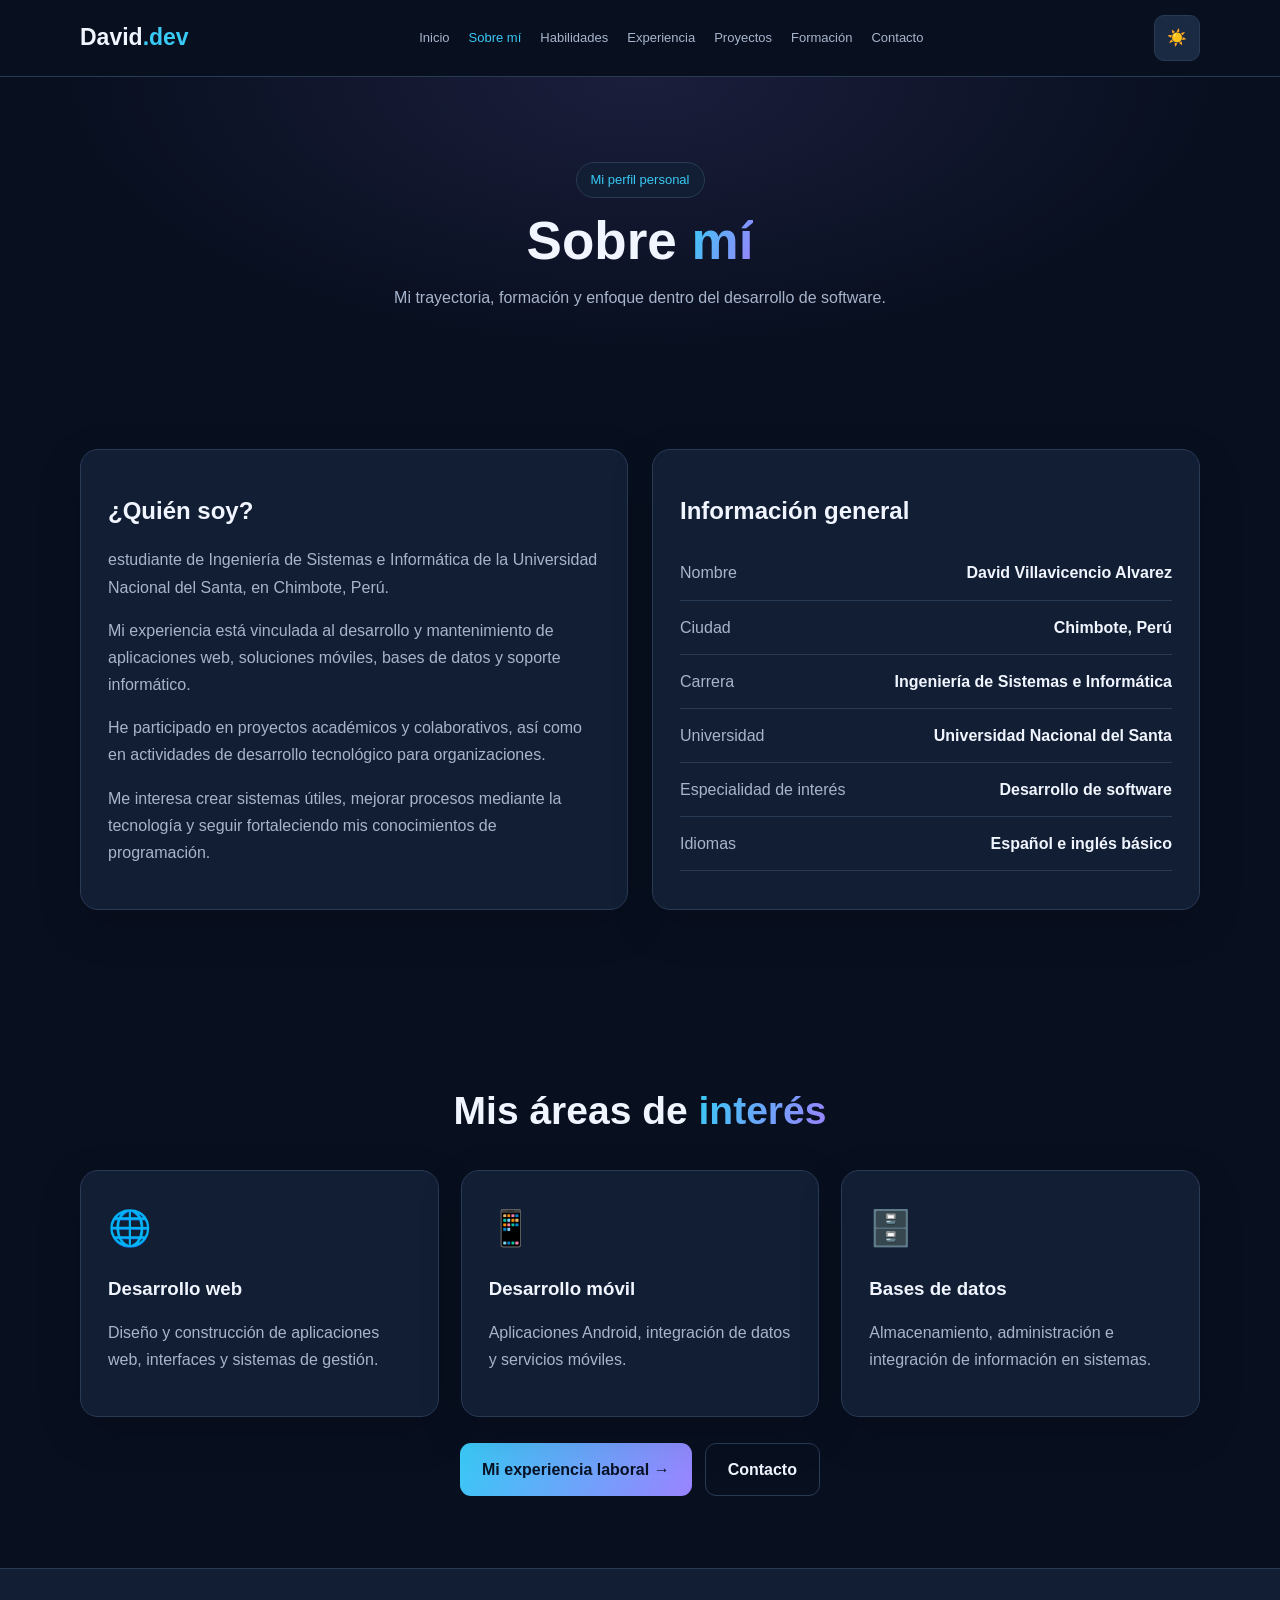
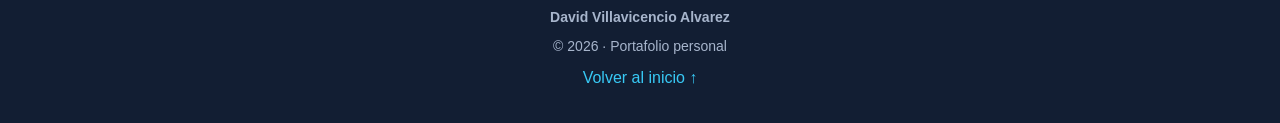
<file: sobre-mi.html>
<!DOCTYPE html>
<html lang="es">
<head>
<meta charset="UTF-8">
<meta name="viewport" content="width=device-width, initial-scale=1.0">
<title>Sobre mí | David Villavicencio</title>
<link rel="stylesheet" href="estilos.css">
</head>
<body>

<header class="navbar">
  <nav class="container nav-content">
    <a href="index.html" class="logo">David<span>.dev</span></a>
    <div class="nav-links" id="navLinks">
      <a href="index.html">Inicio</a>
      <a href="sobre-mi.html">Sobre mí</a>
      <a href="habilidades.html">Habilidades</a>
      <a href="experiencia.html">Experiencia</a>
      <a href="proyectos.html">Proyectos</a>
      <a href="formacion.html">Formación</a>
      <a href="contacto.html">Contacto</a>
    </div>
    <div class="nav-actions">
      <button class="icon-btn" id="themeBtn" aria-label="Cambiar tema">☀️</button>
      <button class="icon-btn menu-btn" id="menuBtn" aria-label="Abrir menú" aria-expanded="false">☰</button>
    </div>
  </nav>
</header>

<main>
  <div class="page-banner">
    <div class="container">
      <span class="eyebrow">Mi perfil personal</span>
      <h1>Sobre <span class="gradient">mí</span></h1>
      <p>Mi trayectoria, formación y enfoque dentro del desarrollo de software.</p>
    </div>
  </div>

  <section>
    <div class="container grid-two">
      <article class="card reveal">
        <h2>¿Quién soy?</h2>
        <p>
          estudiante de Ingeniería de Sistemas
          e Informática de la Universidad Nacional del Santa,
          en Chimbote, Perú.
        </p>
        <p>
          Mi experiencia está vinculada al desarrollo
          y mantenimiento de aplicaciones web,
          soluciones móviles, bases de datos
          y soporte informático.
        </p>
        <p>
          He participado en proyectos académicos
          y colaborativos, así como en actividades
          de desarrollo tecnológico para organizaciones.
        </p>
        <p>
          Me interesa crear sistemas útiles,
          mejorar procesos mediante la tecnología
          y seguir fortaleciendo mis conocimientos
          de programación.
        </p>
      </article>

      <article class="card reveal">
        <h2>Información general</h2>

        <div class="info-row">
          <span>Nombre</span>
          <strong>David Villavicencio Alvarez</strong>
        </div>

        <div class="info-row">
          <span>Ciudad</span>
          <strong>Chimbote, Perú</strong>
        </div>

        <div class="info-row">
          <span>Carrera</span>
          <strong>Ingeniería de Sistemas e Informática</strong>
        </div>

        <div class="info-row">
          <span>Universidad</span>
          <strong>Universidad Nacional del Santa</strong>
        </div>

        <div class="info-row">
          <span>Especialidad de interés</span>
          <strong>Desarrollo de software</strong>
        </div>

        <div class="info-row">
          <span>Idiomas</span>
          <strong>Español e inglés básico</strong>
        </div>
      </article>
    </div>
  </section>

  <section>
    <div class="container">
      <div class="section-heading">
        <h2>Mis áreas de <span class="gradient">interés</span></h2>
      </div>

      <div class="grid">
        <article class="card reveal">
          <div class="feature-icon">🌐</div>
          <h3>Desarrollo web</h3>
          <p>Diseño y construcción de aplicaciones web, interfaces y sistemas de gestión.</p>
        </article>

        <article class="card reveal">
          <div class="feature-icon">📱</div>
          <h3>Desarrollo móvil</h3>
          <p>Aplicaciones Android, integración de datos y servicios móviles.</p>
        </article>

        <article class="card reveal">
          <div class="feature-icon">🗄️</div>
          <h3>Bases de datos</h3>
          <p>Almacenamiento, administración e integración de información en sistemas.</p>
        </article>
      </div>

      <div class="button-row" style="justify-content:center">
        <a href="experiencia.html" class="btn">Mi experiencia laboral →</a>
        <a href="contacto.html" class="btn btn-outline">Contacto</a>
      </div>
    </div>
  </section>
</main>

<footer>
  <p><strong>David Villavicencio Alvarez</strong></p>
  <p>© <span id="year"></span> · Portafolio personal</p>
  <a href="index.html">Volver al inicio ↑</a>
</footer>

<script src="script.js"></script>
</body>
</html>
</file>
<file: estilos.css>
:root {
  --bg: #080f1f;
  --card: #121e33;
  --card2: #1a2a43;
  --text: #f0f5ff;
  --muted: #a7b5cc;
  --cyan: #38c9f5;
  --violet: #9a83ff;
  --border: #293a55;
  --shadow: 0 15px 45px rgba(0,0,0,.16);
}

body.light {
  --bg: #f3f7fd;
  --card: #ffffff;
  --card2: #eaf0f9;
  --text: #17243a;
  --muted: #62728c;
  --border: #dce5f2;
  --shadow: 0 12px 35px rgba(30,55,90,.08);
}

* {
  box-sizing: border-box;
}

html {
  scroll-behavior: smooth;
}

body {
  margin: 0;
  background: var(--bg);
  color: var(--text);
  font-family: "Segoe UI", Arial, sans-serif;
  line-height: 1.7;
  transition: background .25s, color .25s;
}

a {
  color: inherit;
  text-decoration: none;
}

button {
  font: inherit;
  cursor: pointer;
}

.container {
  width: min(1120px, 92%);
  margin: auto;
}

section {
  padding: 72px 0;
}

h1, h2, h3 {
  line-height: 1.25;
}

p {
  color: var(--muted);
}

.gradient {
  background: linear-gradient(110deg,var(--cyan),var(--violet));
  -webkit-background-clip: text;
  background-clip: text;
  color: transparent;
}

.navbar {
  position: sticky;
  top: 0;
  z-index: 100;
  background: var(--bg);
  border-bottom: 1px solid var(--border);
}

.nav-content {
  display: flex;
  align-items: center;
  justify-content: space-between;
  min-height: 76px;
  gap: 18px;
}

.logo {
  font-size: 23px;
  font-weight: 800;
  white-space: nowrap;
}

.logo span {
  color: var(--cyan);
}

.nav-links {
  display: flex;
  align-items: center;
  gap: 19px;
}

.nav-links a {
  font-size: 13px;
  color: var(--muted);
  transition: color .2s;
}

.nav-links a:hover,
.nav-links a.active {
  color: var(--cyan);
}

.nav-actions {
  display: flex;
  gap: 8px;
}

.icon-btn {
  background: var(--card2);
  color: var(--text);
  border: 1px solid var(--border);
  padding: 8px 12px;
  border-radius: 10px;
}

.menu-btn {
  display: none;
}

.btn {
  display: inline-flex;
  align-items: center;
  justify-content: center;
  gap: 8px;
  padding: 12px 22px;
  border: 0;
  border-radius: 11px;
  background: linear-gradient(115deg,var(--cyan),var(--violet));
  color: #081326;
  font-weight: 700;
  transition: transform .2s;
}

.btn:hover {
  transform: translateY(-3px);
}

.btn-outline {
  background: transparent;
  border: 1px solid var(--border);
  color: var(--text);
}

.button-row {
  display: flex;
  flex-wrap: wrap;
  gap: 13px;
  margin-top: 26px;
}

.hero {
  min-height: 590px;
  display: flex;
  align-items: center;
  background: radial-gradient(
    ellipse at 85% 30%,
    rgba(56,201,245,.12),
    transparent 50%
  );
}

.hero-grid {
  display: grid;
  grid-template-columns: 1.4fr .85fr;
  align-items: center;
  gap: 95px;
}

.hero h1 {
  font-size: clamp(38px,5vw,62px);
  margin: 20px 0;
}

.hero p {
  font-size: 17px;
}

.eyebrow {
  display: inline-block;
  padding: 6px 14px;
  border: 1px solid var(--border);
  background: var(--card);
  color: var(--cyan);
  border-radius: 30px;
  font-size: 13px;
}

.profile-card {
  max-width: 340px;
  width: 100%;
  margin: auto;
  text-align: center;
  background: var(--card);
  border: 1px solid var(--border);
  padding: 32px 22px;
  border-radius: 23px;
  box-shadow: var(--shadow);
}

.avatar {
  width: 150px;
  height: 150px;
  margin: 0 auto 20px;
  border-radius: 50%;
  padding: 5px;
  background: linear-gradient(135deg,var(--cyan),var(--violet));
}

.avatar img {
  width: 100%;
  height: 100%;
  border-radius: 50%;
  object-fit: cover;
  display: block;
}

.profile-card h3 {
  margin: 10px 0;
}

.profile-card p {
  font-size: 14px;
}

.page-banner {
  padding: 85px 0 65px;
  text-align: center;
  background: radial-gradient(
    ellipse at 50% 0,
    rgba(154,131,255,.13),
    transparent 65%
  );
}

.page-banner h1 {
  font-size: clamp(35px,5vw,53px);
  margin: 10px 0;
}

.page-banner p {
  max-width: 680px;
  margin: auto;
}

.section-heading {
  text-align: center;
  margin-bottom: 35px;
}

.section-heading h2 {
  font-size: clamp(27px,4vw,39px);
  margin-bottom: 8px;
}

.card {
  background: var(--card);
  border: 1px solid var(--border);
  border-radius: 18px;
  padding: 27px;
  box-shadow: var(--shadow);
  transition: transform .25s, border-color .25s;
}

.card:hover {
  transform: translateY(-4px);
  border-color: var(--cyan);
}

.grid {
  display: grid;
  grid-template-columns: repeat(3,1fr);
  gap: 22px;
}

.grid-two {
  display: grid;
  grid-template-columns: repeat(2,1fr);
  gap: 24px;
}

.feature-icon {
  font-size: 35px;
  margin-bottom: 12px;
}

.tag {
  display: inline-block;
  background: var(--card2);
  color: var(--cyan);
  border: 1px solid var(--border);
  padding: 5px 11px;
  border-radius: 25px;
  font-size: 12px;
  margin: 4px 5px 4px 0;
}

.info-row {
  display: flex;
  justify-content: space-between;
  gap: 20px;
  padding: 13px 0;
  border-bottom: 1px solid var(--border);
}

.info-row span {
  color: var(--muted);
}

.info-row strong {
  text-align: right;
}

.timeline {
  max-width: 860px;
  margin: auto;
  border-left: 2px solid var(--cyan);
  padding-left: 28px;
}

.timeline-item {
  position: relative;
  margin-bottom: 25px;
}

.timeline-item:before {
  content: "";
  width: 12px;
  height: 12px;
  background: var(--cyan);
  border-radius: 50%;
  position: absolute;
  top: 28px;
  left: -35px;
}

.date {
  font-size: 13px;
  font-weight: 700;
  color: var(--cyan);
}

.project-card {
  display: flex;
  flex-direction: column;
}

.project-card p {
  flex: 1;
}

.project-link {
  display: inline-block;
  margin-top: 15px;
  color: var(--cyan);
  font-weight: 700;
  overflow-wrap: anywhere;
}

.project-link:hover {
  text-decoration: underline;
}

.filters {
  display: flex;
  justify-content: center;
  flex-wrap: wrap;
  gap: 10px;
  margin-bottom: 30px;
}

.filter-btn {
  border: 1px solid var(--border);
  background: var(--card);
  color: var(--text);
  border-radius: 25px;
  padding: 9px 18px;
}

.filter-btn.active {
  background: var(--cyan);
  color: #071323;
}

.contact-link {
  display: block;
  padding: 15px;
  margin-top: 15px;
  background: var(--card2);
  border-radius: 10px;
  overflow-wrap: anywhere;
}

.contact-link:hover {
  color: var(--cyan);
}

footer {
  background: var(--card);
  border-top: 1px solid var(--border);
  padding: 32px 15px;
  text-align: center;
}

footer p {
  margin: 5px 0;
  font-size: 14px;
}

footer a {
  color: var(--cyan);
}

.reveal {
  opacity: 0;
  transform: translateY(18px);
  transition: opacity .6s, transform .6s;
}

.reveal.visible {
  opacity: 1;
  transform: translateY(0);
}

@media (max-width: 1050px) {
  .nav-links {
    display: none;
    position: absolute;
    top: 76px;
    left: 0;
    right: 0;
    background: var(--card);
    border-bottom: 1px solid var(--border);
    padding: 22px;
    flex-direction: column;
    align-items: stretch;
  }

  .nav-links.open {
    display: flex;
  }

  .menu-btn {
    display: inline-block;
  }

  .hero-grid {
    grid-template-columns: 1fr;
    gap: 45px;
    text-align: center;
  }

  .button-row {
    justify-content: center;
  }

  .hero {
    padding: 60px 0;
  }
}

@media (max-width: 720px) {
  section {
    padding: 55px 0;
  }

  .grid,
  .grid-two {
    grid-template-columns: 1fr;
  }

  .card {
    padding: 22px;
  }

  .info-row {
    flex-direction: column;
    gap: 3px;
  }

  .info-row strong {
    text-align: left;
  }

  .button-row {
    flex-direction: column;
  }

  .button-row .btn {
    width: 100%;
  }

  .hero h1 {
    font-size: 39px;
  }
}

@media (prefers-reduced-motion: reduce) {
  *,
  *::before,
  *::after {
    scroll-behavior: auto !important;
    transition: none !important;
  }

  .reveal {
    opacity: 1;
    transform: none;
  }
}
</file>
